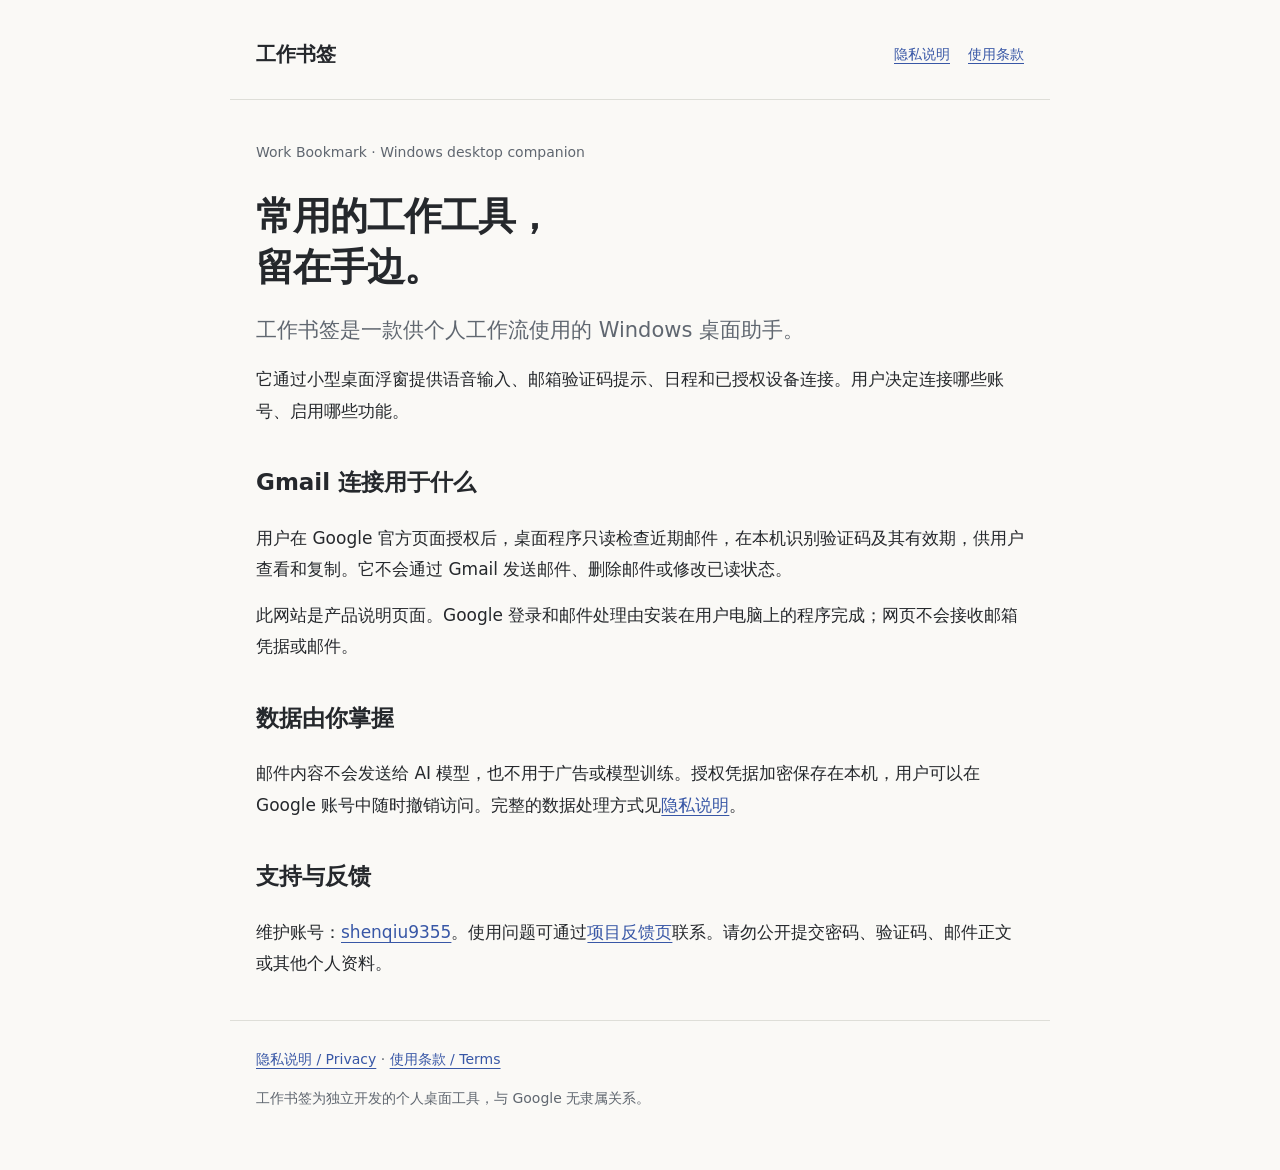
<file: index.html>
<!doctype html><html lang="zh-CN"><head><meta charset="utf-8"><meta name="viewport" content="width=device-width,initial-scale=1"><meta name="description" content="工作书签是用于个人工作流的 Windows 桌面助手，提供语音输入、邮箱验证码提示、日程和设备连接。"><title>工作书签 · Windows 桌面助手</title><link rel="stylesheet" href="style.css"></head><body><header><a href="index.html">工作书签</a><nav aria-label="页面导航"><a href="privacy.html">隐私说明</a><a href="terms.html">使用条款</a></nav></header><main><p class="meta">Work Bookmark · Windows desktop companion</p><h1>常用的工作工具，<br>留在手边。</h1><p class="lead">工作书签是一款供个人工作流使用的 Windows 桌面助手。</p><p>它通过小型桌面浮窗提供语音输入、邮箱验证码提示、日程和已授权设备连接。用户决定连接哪些账号、启用哪些功能。</p><h2>Gmail 连接用于什么</h2><p>用户在 Google 官方页面授权后，桌面程序只读检查近期邮件，在本机识别验证码及其有效期，供用户查看和复制。它不会通过 Gmail 发送邮件、删除邮件或修改已读状态。</p><p>此网站是产品说明页面。Google 登录和邮件处理由安装在用户电脑上的程序完成；网页不会接收邮箱凭据或邮件。</p><h2>数据由你掌握</h2><p>邮件内容不会发送给 AI 模型，也不用于广告或模型训练。授权凭据加密保存在本机，用户可以在 Google 账号中随时撤销访问。完整的数据处理方式见<a href="privacy.html">隐私说明</a>。</p><h2>支持与反馈</h2><p>维护账号：<a href="https://github.com/shenqiu9355">shenqiu9355</a>。使用问题可通过<a href="https://github.com/shenqiu9355/work-bookmark-docs/issues">项目反馈页</a>联系。请勿公开提交密码、验证码、邮件正文或其他个人资料。</p></main><footer><a href="privacy.html">隐私说明 / Privacy</a> · <a href="terms.html">使用条款 / Terms</a><p>工作书签为独立开发的个人桌面工具，与 Google 无隶属关系。</p></footer></body></html>
</file>
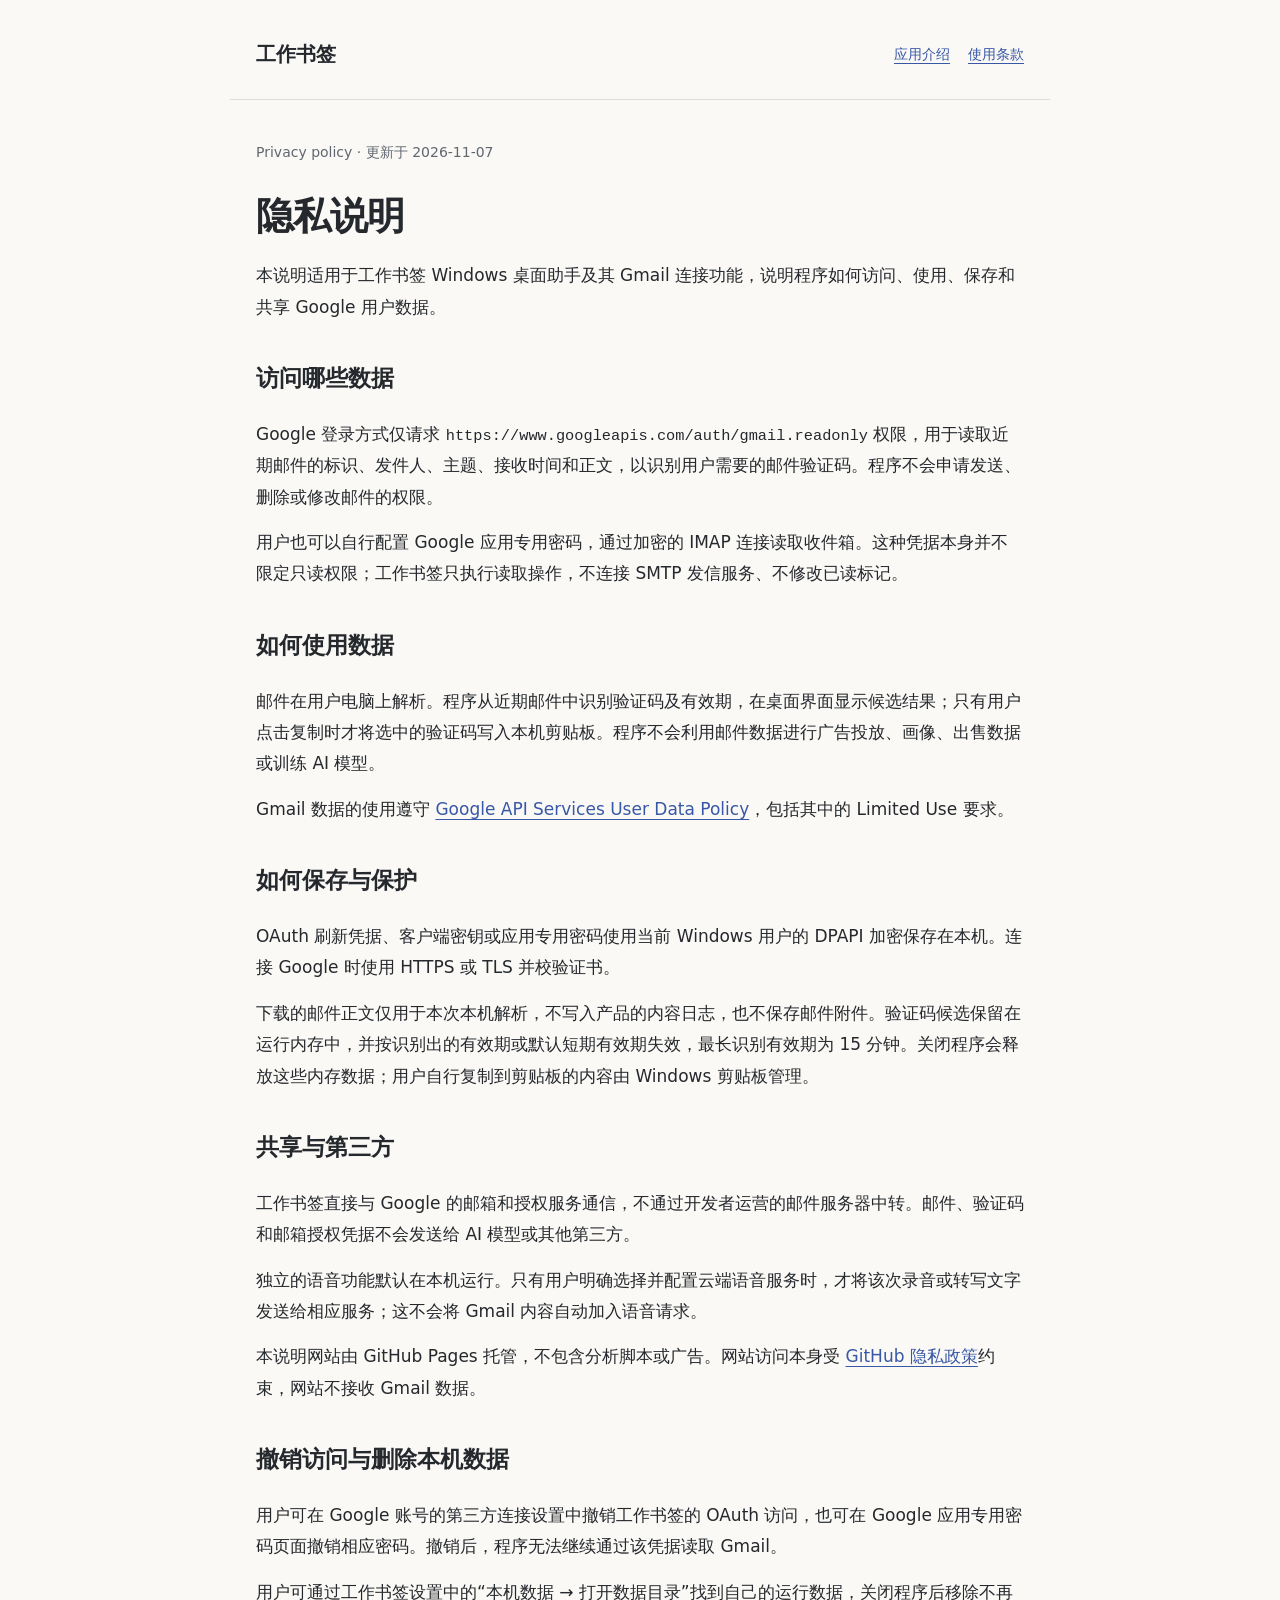
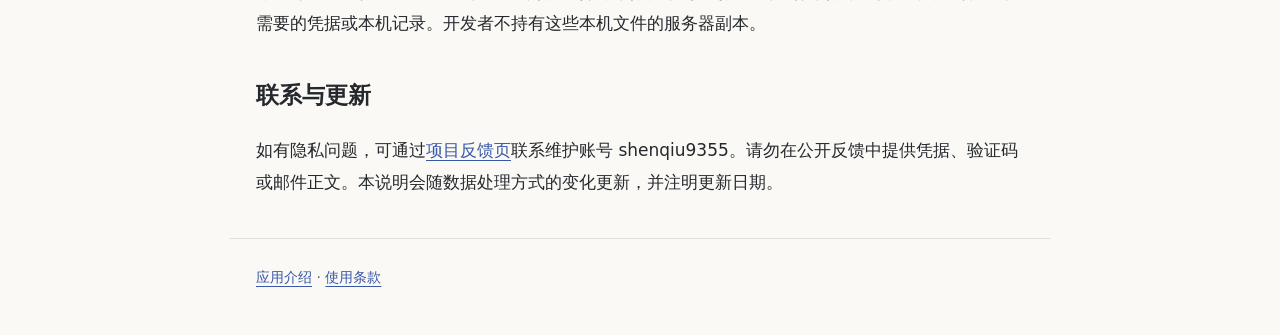
<file: privacy.html>
<!doctype html><html lang="zh-CN"><head><meta charset="utf-8"><meta name="viewport" content="width=device-width,initial-scale=1"><title>隐私说明 · 工作书签</title><link rel="stylesheet" href="style.css"></head><body><header><a href="index.html">工作书签</a><nav aria-label="页面导航"><a href="index.html">应用介绍</a><a href="terms.html">使用条款</a></nav></header><main><p class="meta">Privacy policy · 更新于 2026-11-07</p><h1>隐私说明</h1><p>本说明适用于工作书签 Windows 桌面助手及其 Gmail 连接功能，说明程序如何访问、使用、保存和共享 Google 用户数据。</p><h2>访问哪些数据</h2><p>Google 登录方式仅请求 <code>https://www.googleapis.com/auth/gmail.readonly</code> 权限，用于读取近期邮件的标识、发件人、主题、接收时间和正文，以识别用户需要的邮件验证码。程序不会申请发送、删除或修改邮件的权限。</p><p>用户也可以自行配置 Google 应用专用密码，通过加密的 IMAP 连接读取收件箱。这种凭据本身并不限定只读权限；工作书签只执行读取操作，不连接 SMTP 发信服务、不修改已读标记。</p><h2>如何使用数据</h2><p>邮件在用户电脑上解析。程序从近期邮件中识别验证码及有效期，在桌面界面显示候选结果；只有用户点击复制时才将选中的验证码写入本机剪贴板。程序不会利用邮件数据进行广告投放、画像、出售数据或训练 AI 模型。</p><p>Gmail 数据的使用遵守 <a href="https://developers.google.com/terms/api-services-user-data-policy">Google API Services User Data Policy</a>，包括其中的 Limited Use 要求。</p><h2>如何保存与保护</h2><p>OAuth 刷新凭据、客户端密钥或应用专用密码使用当前 Windows 用户的 DPAPI 加密保存在本机。连接 Google 时使用 HTTPS 或 TLS 并校验证书。</p><p>下载的邮件正文仅用于本次本机解析，不写入产品的内容日志，也不保存邮件附件。验证码候选保留在运行内存中，并按识别出的有效期或默认短期有效期失效，最长识别有效期为 15 分钟。关闭程序会释放这些内存数据；用户自行复制到剪贴板的内容由 Windows 剪贴板管理。</p><h2>共享与第三方</h2><p>工作书签直接与 Google 的邮箱和授权服务通信，不通过开发者运营的邮件服务器中转。邮件、验证码和邮箱授权凭据不会发送给 AI 模型或其他第三方。</p><p>独立的语音功能默认在本机运行。只有用户明确选择并配置云端语音服务时，才将该次录音或转写文字发送给相应服务；这不会将 Gmail 内容自动加入语音请求。</p><p>本说明网站由 GitHub Pages 托管，不包含分析脚本或广告。网站访问本身受 <a href="https://docs.github.com/en/site-policy/privacy-policies/github-general-privacy-statement">GitHub 隐私政策</a>约束，网站不接收 Gmail 数据。</p><h2>撤销访问与删除本机数据</h2><p>用户可在 Google 账号的第三方连接设置中撤销工作书签的 OAuth 访问，也可在 Google 应用专用密码页面撤销相应密码。撤销后，程序无法继续通过该凭据读取 Gmail。</p><p>用户可通过工作书签设置中的“本机数据 → 打开数据目录”找到自己的运行数据，关闭程序后移除不再需要的凭据或本机记录。开发者不持有这些本机文件的服务器副本。</p><h2>联系与更新</h2><p>如有隐私问题，可通过<a href="https://github.com/shenqiu9355/work-bookmark-docs/issues">项目反馈页</a>联系维护账号 shenqiu9355。请勿在公开反馈中提供凭据、验证码或邮件正文。本说明会随数据处理方式的变化更新，并注明更新日期。</p></main><footer><a href="index.html">应用介绍</a> · <a href="terms.html">使用条款</a></footer></body></html>
</file>
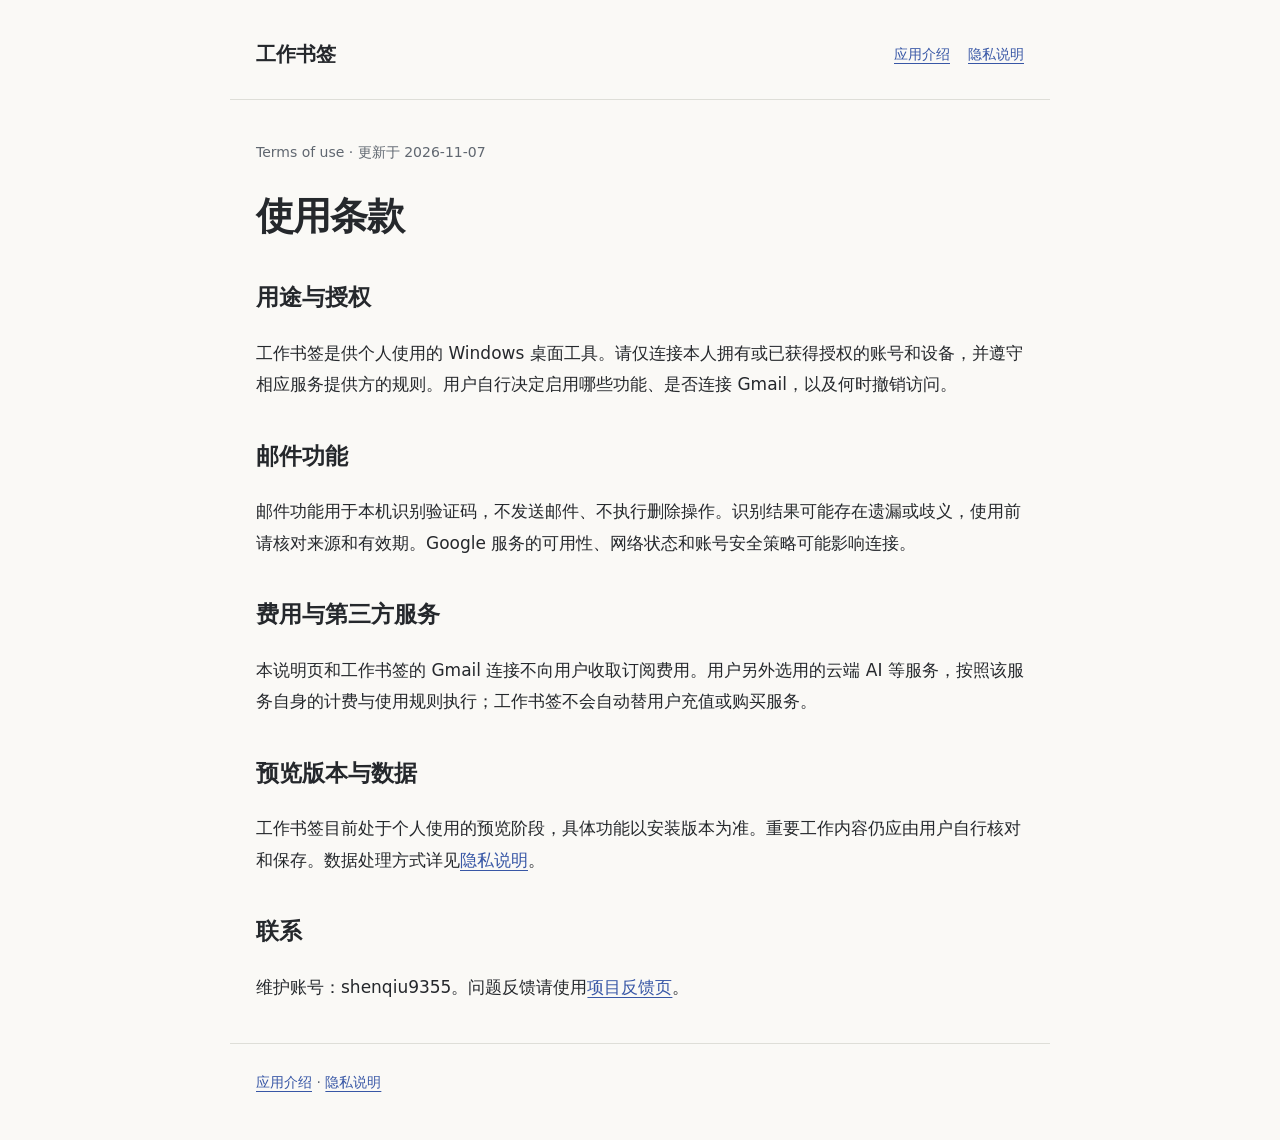
<file: terms.html>
<!doctype html><html lang="zh-CN"><head><meta charset="utf-8"><meta name="viewport" content="width=device-width,initial-scale=1"><title>使用条款 · 工作书签</title><link rel="stylesheet" href="style.css"></head><body><header><a href="index.html">工作书签</a><nav aria-label="页面导航"><a href="index.html">应用介绍</a><a href="privacy.html">隐私说明</a></nav></header><main><p class="meta">Terms of use · 更新于 2026-11-07</p><h1>使用条款</h1><h2>用途与授权</h2><p>工作书签是供个人使用的 Windows 桌面工具。请仅连接本人拥有或已获得授权的账号和设备，并遵守相应服务提供方的规则。用户自行决定启用哪些功能、是否连接 Gmail，以及何时撤销访问。</p><h2>邮件功能</h2><p>邮件功能用于本机识别验证码，不发送邮件、不执行删除操作。识别结果可能存在遗漏或歧义，使用前请核对来源和有效期。Google 服务的可用性、网络状态和账号安全策略可能影响连接。</p><h2>费用与第三方服务</h2><p>本说明页和工作书签的 Gmail 连接不向用户收取订阅费用。用户另外选用的云端 AI 等服务，按照该服务自身的计费与使用规则执行；工作书签不会自动替用户充值或购买服务。</p><h2>预览版本与数据</h2><p>工作书签目前处于个人使用的预览阶段，具体功能以安装版本为准。重要工作内容仍应由用户自行核对和保存。数据处理方式详见<a href="privacy.html">隐私说明</a>。</p><h2>联系</h2><p>维护账号：shenqiu9355。问题反馈请使用<a href="https://github.com/shenqiu9355/work-bookmark-docs/issues">项目反馈页</a>。</p></main><footer><a href="index.html">应用介绍</a> · <a href="privacy.html">隐私说明</a></footer></body></html>
</file>
<file: style.css>
:root{color-scheme:light dark;--bg:#faf9f6;--fg:#25282c;--muted:#606770;--line:#deded8;--accent:#3857a6}*{box-sizing:border-box}body{margin:0;background:var(--bg);color:var(--fg);font:17px/1.85 system-ui,"Segoe UI","Microsoft YaHei",sans-serif}main,header,footer{max-width:820px;margin:auto;padding:26px}header{padding-top:36px;border-bottom:1px solid var(--line);display:flex;justify-content:space-between;gap:24px;align-items:center}a{color:var(--accent);text-underline-offset:4px}header>a{font-size:20px;font-weight:700;text-decoration:none;color:var(--fg)}nav{display:flex;flex-wrap:wrap;gap:18px;font-size:14px}h1{font-size:38px;line-height:1.35;letter-spacing:-1px;margin:25px 0 18px}h2{font-size:23px;margin-top:34px}p,ul{margin:14px 0}.lead{font-size:21px;color:var(--muted)}.meta{font-size:14px;color:var(--muted)}li{margin:8px 0}footer{border-top:1px solid var(--line);font-size:14px;color:var(--muted);padding-bottom:44px}code{font-size:.9em;overflow-wrap:anywhere}a:focus-visible{outline:2px solid var(--accent);outline-offset:5px}@media(prefers-color-scheme:dark){:root{--bg:#191b1e;--fg:#ececea;--muted:#adb3bc;--line:#383c42;--accent:#9ebcff}}@media(max-width:550px){header{align-items:flex-start;flex-direction:column;gap:10px}h1{font-size:30px}main,header,footer{padding-left:22px;padding-right:22px}}
</file>
